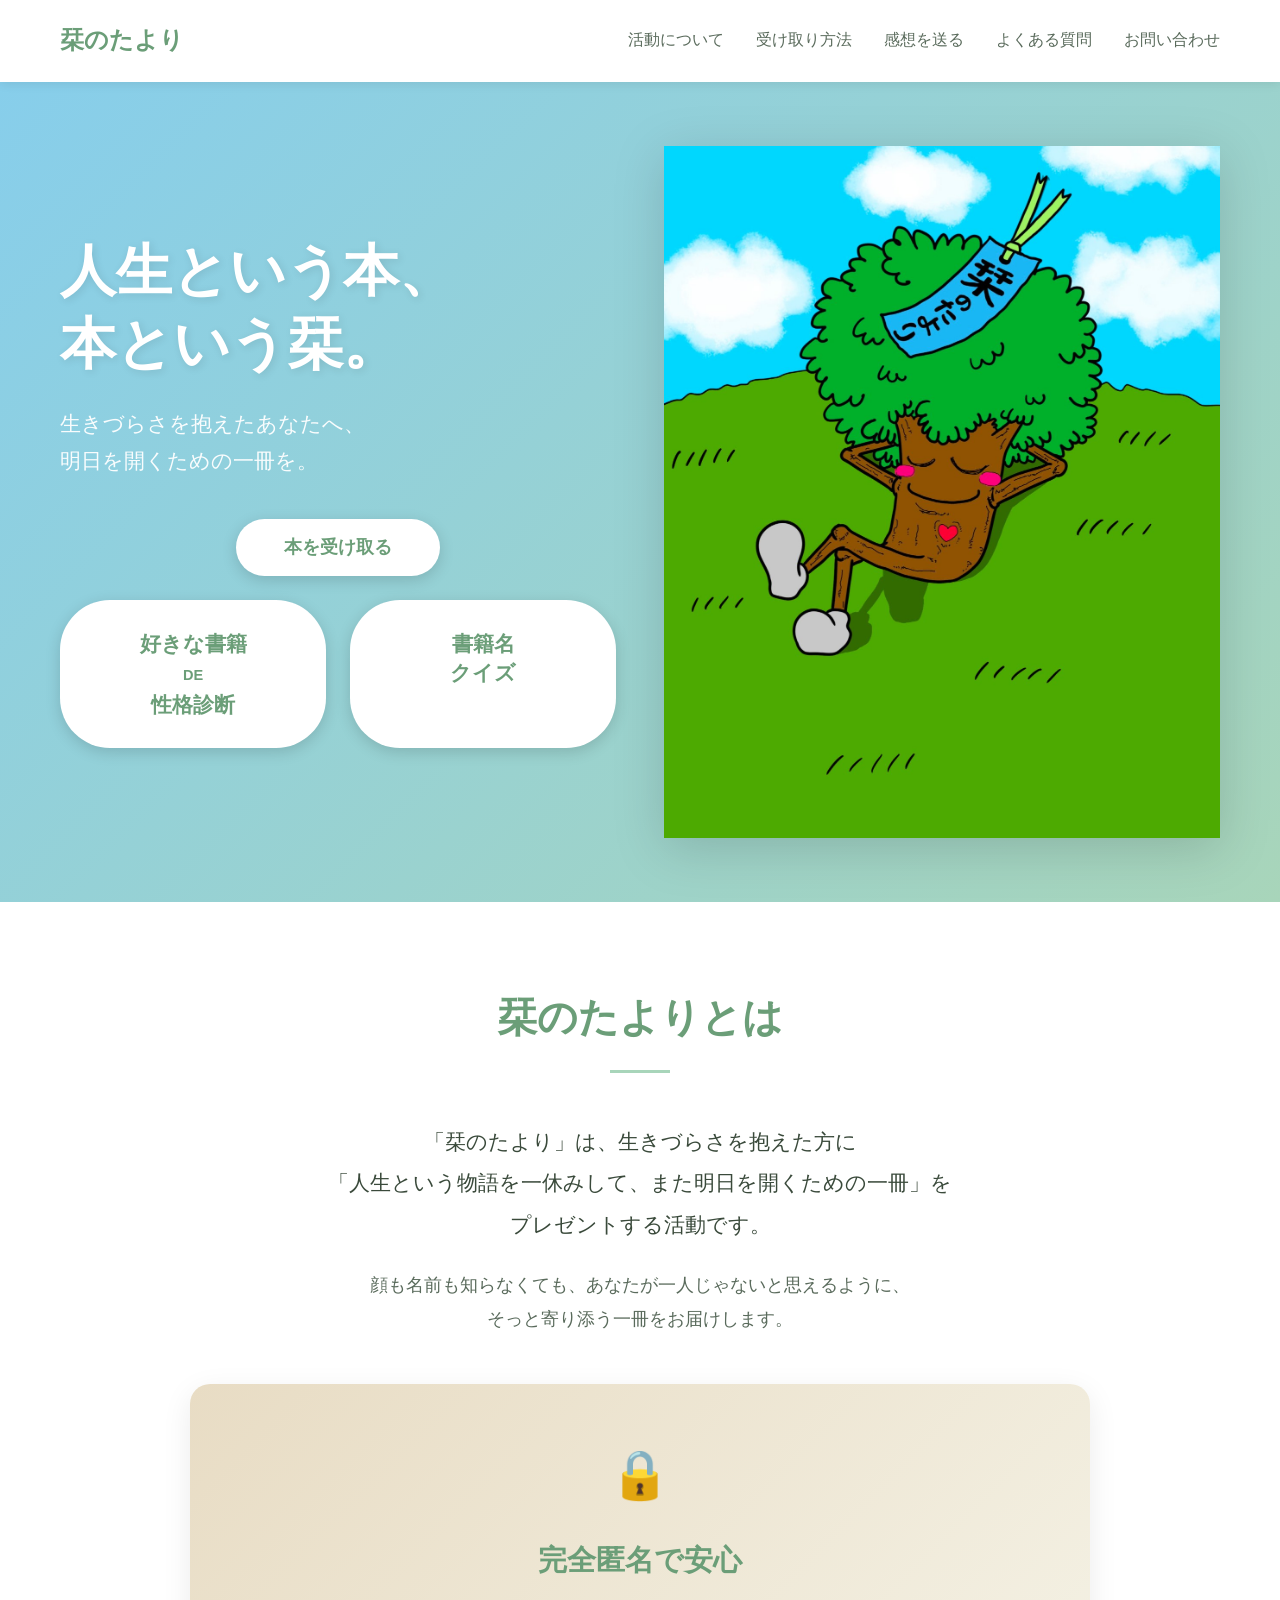
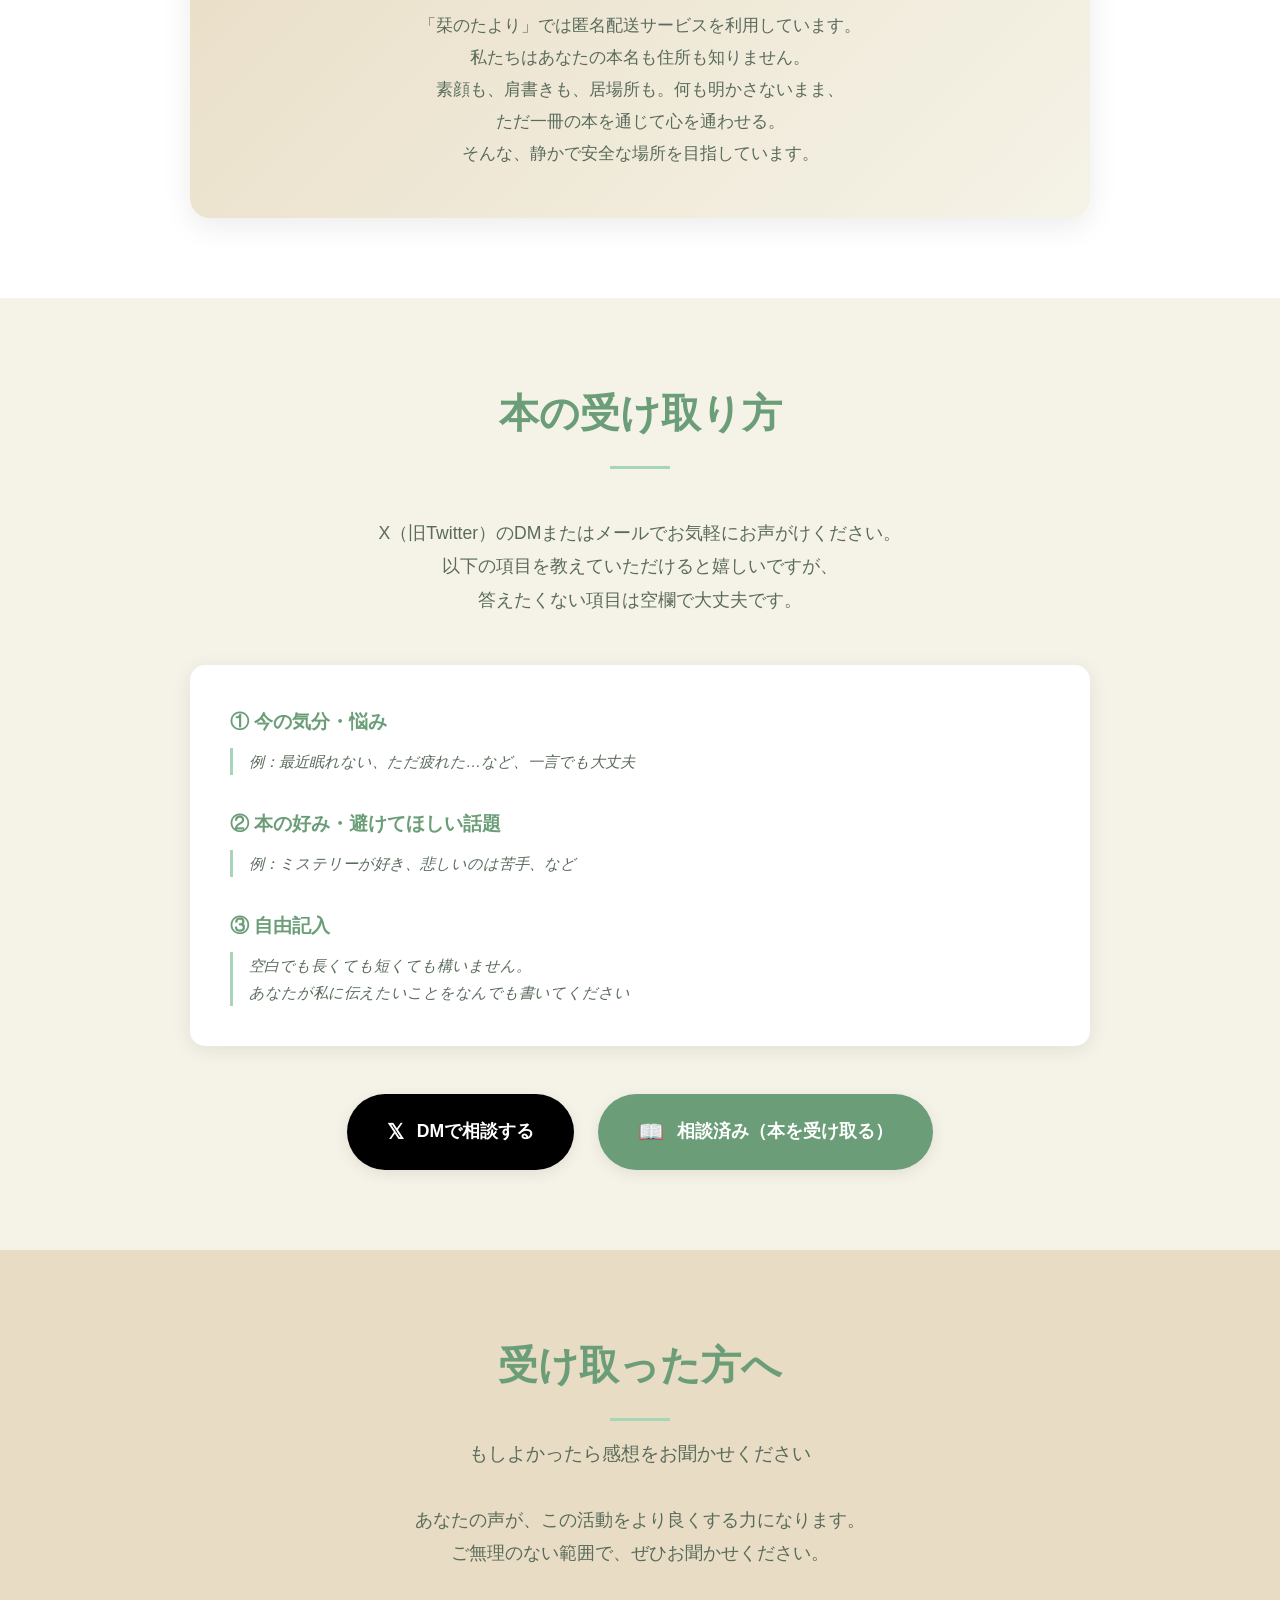
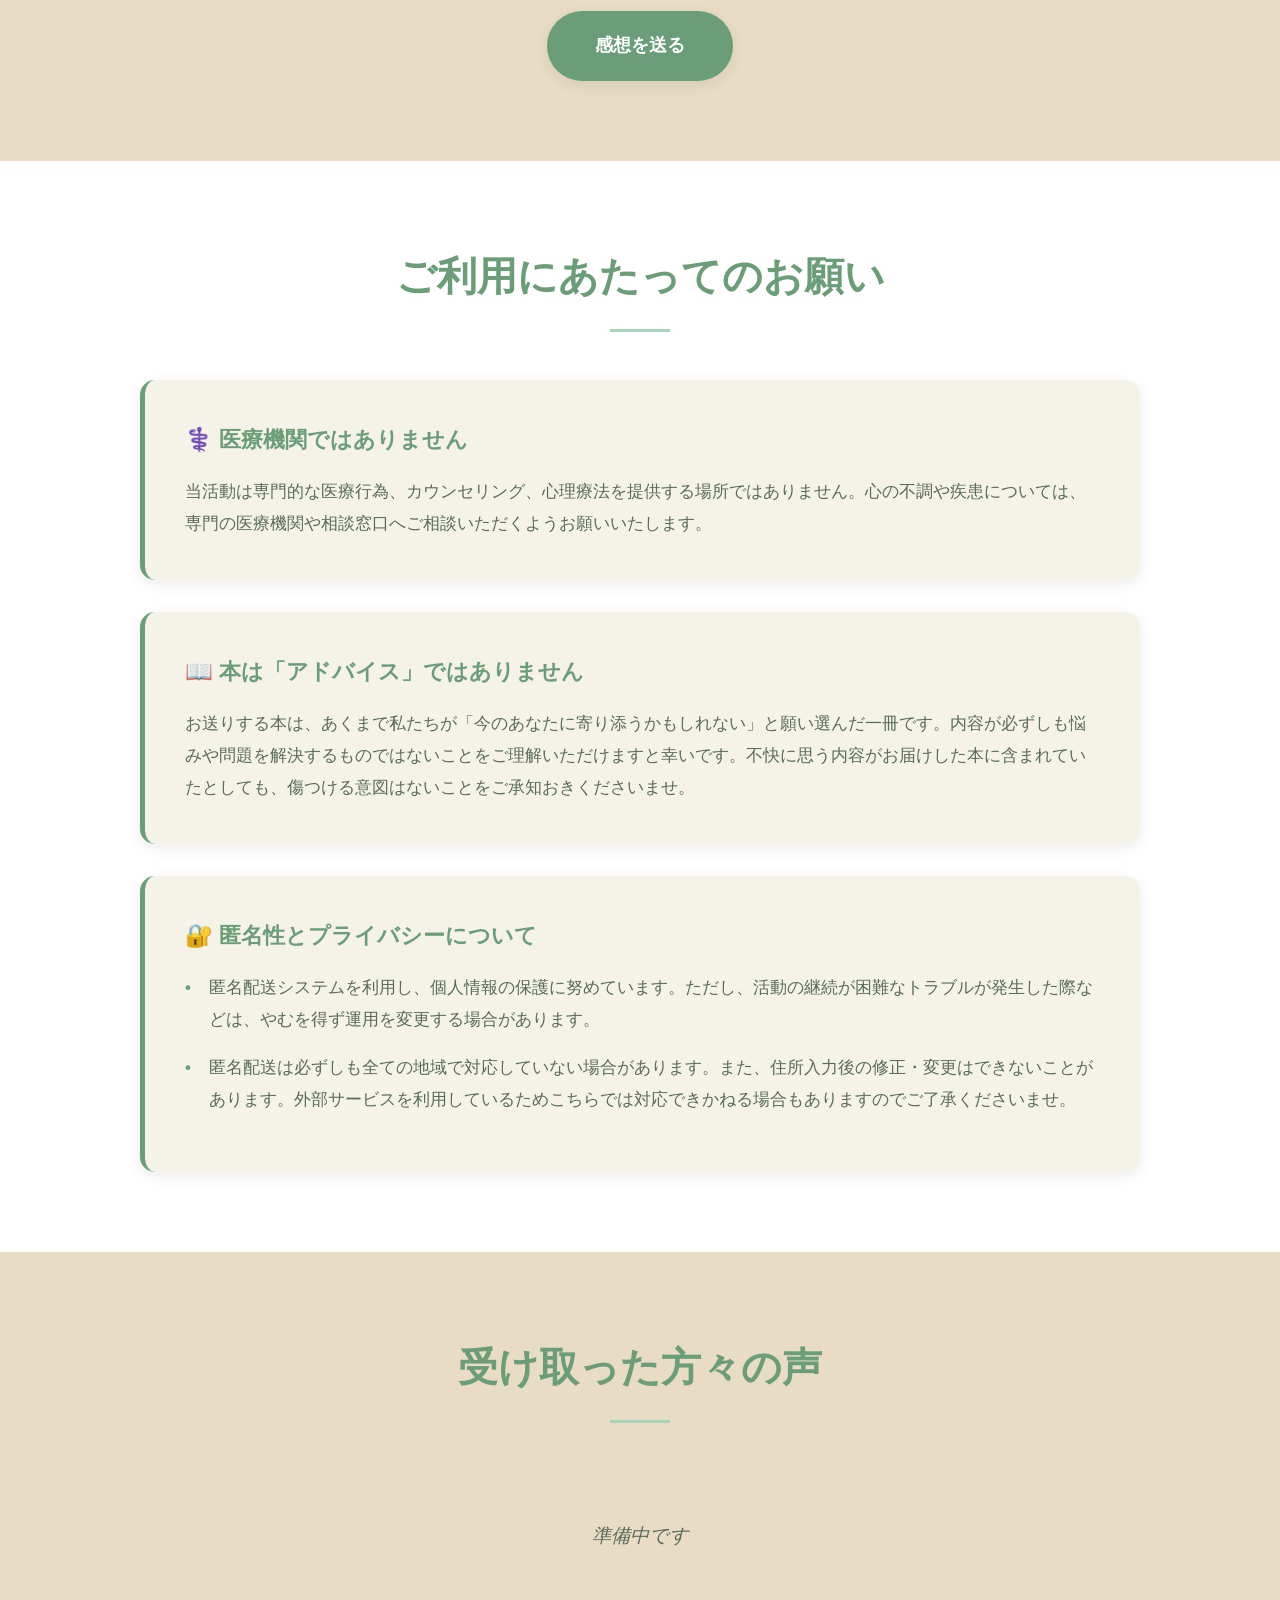
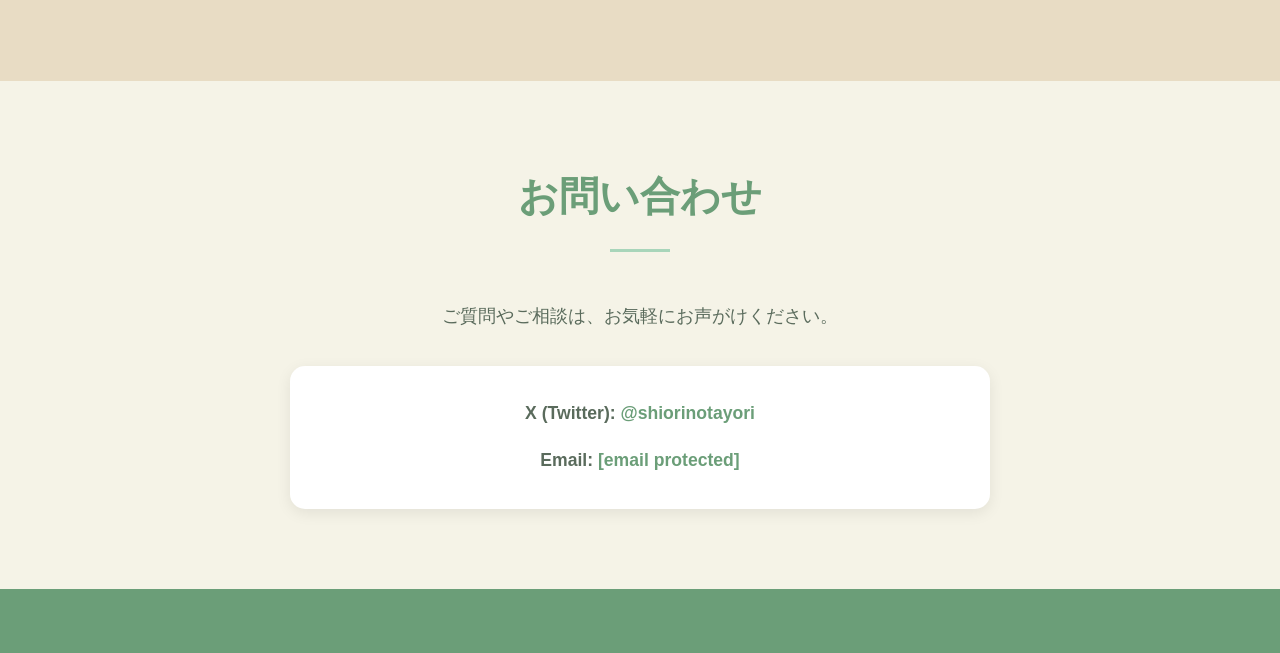
<file: index.html>
<!DOCTYPE html>
<html lang="ja">
<head>
    <meta charset="UTF-8">
    <meta name="viewport" content="width=device-width, initial-scale=1.0">
    <title>栞のたより - 生きづらさを抱えた方へ、心に寄り添う一冊を無償でプレゼント</title>
    <meta name="description" content="栞のたよりは、生きづらさを抱えた方に心に寄り添う本を無償でプレゼントする活動です。匿名配送で安心してご利用いただけます。顔も名前も知らなくても、一冊の本を通じて心を通わせる場所です。">
    <meta name="keywords" content="栞のたより,本,プレゼント,無料,生きづらさ,メンタルヘルス,匿名配送,読書,心のケア,ボランティア">
    <meta name="author" content="栞のたより">
    <link rel="canonical" href="https://shiorinotayori.github.io/shiorinotayori/">
    
    <!-- OGP（SNSシェア用）タグ -->
    <meta property="og:title" content="栞のたより - 生きづらさを抱えた方へ、心に寄り添う一冊を">
    <meta property="og:description" content="生きづらさを抱えた方に、心に寄り添う本を無償でプレゼントする活動です。匿名配送で安心してご利用いただけます。">
    <meta property="og:type" content="website">
    <meta property="og:url" content="https://shiorinotayori.github.io/shiorinotayori/">
    <meta property="og:site_name" content="栞のたより">
    
    <!-- Twitter Card -->
    <meta name="twitter:card" content="summary">
    <meta name="twitter:site" content="@shiorinotayori">
    <meta name="twitter:title" content="栞のたより - 生きづらさを抱えた方へ、心に寄り添う一冊を">
    <meta name="twitter:description" content="生きづらさを抱えた方に、心に寄り添う本を無償でプレゼントする活動です。">
    
    <link rel="stylesheet" href="style.css">
</head>
<body>
    <header>
        <nav>
            <div class="nav-container">
                <div class="logo">栞のたより</div>
                <ul class="nav-links">
                    <li><a href="#about">活動について</a></li>
                    <li><a href="#request">受け取り方法</a></li>
                    <li><a href="#feedback">感想を送る</a></li>
                    <li><a href="#faq">よくある質問</a></li>
                    <li><a href="#contact">お問い合わせ</a></li>
                </ul>
            </div>
        </nav>
    </header>

    <!-- ヒーローセクション -->
    <section class="hero">
        <div class="hero-content">
            <div class="hero-text">
                <h1 class="hero-title">人生という本、<br>本という栞。</h1>
                <p class="hero-subtitle">生きづらさを抱えたあなたへ、<br>明日を開くための一冊を。</p>
                <div class="hero-buttons">
                    <a href="request.html" class="cta-button">本を受け取る</a>
                    <div class="hero-buttons-row">
                        <a href="diagnosis.html" class="cta-button diagnosis-button">
                            好きな書籍<br>
                            <span class="de-text">DE</span><br>
                            性格診断
                        </a>
                        <a href="aozora-quiz/index.html" class="cta-button quiz-button">
                            書籍名<br>
                            クイズ
                        </a>
                    </div>
                </div>
            </div>
            <div class="hero-image">
                <img src="tayorin.png" alt="たよりん - 栞のたよりマスコットキャラクター" class="character">
            </div>
        </div>
    </section>

    <!-- 活動紹介 -->
    <section id="about" class="about">
        <div class="container">
            <h2 class="section-title">栞のたよりとは</h2>
            <div class="about-content">
                <p class="lead-text">
                    「栞のたより」は、生きづらさを抱えた方に<br>
                    「人生という物語を一休みして、また明日を開くための一冊」を<br>
                    プレゼントする活動です。
                </p>
                <p class="body-text">
                    顔も名前も知らなくても、あなたが一人じゃないと思えるように、<br>
                    そっと寄り添う一冊をお届けします。
                </p>
            </div>

            <div class="feature-box">
                <div class="feature-icon">🔒</div>
                <h3>完全匿名で安心</h3>
                <p>
                    「栞のたより」では匿名配送サービスを利用しています。<br>
                    私たちはあなたの本名も住所も知りません。<br>
                    素顔も、肩書きも、居場所も。何も明かさないまま、<br>
                    ただ一冊の本を通じて心を通わせる。<br>
                    そんな、静かで安全な場所を目指しています。
                </p>
            </div>
        </div>
    </section>

    <!-- 受け取り方法 -->
    <section id="request" class="request">
        <div class="container">
            <h2 class="section-title">本の受け取り方</h2>
            <div class="request-content">
                <p class="body-text">
                    X（旧Twitter）のDMまたはメールでお気軽にお声がけください。<br>
                    以下の項目を教えていただけると嬉しいですが、<br>
                    答えたくない項目は空欄で大丈夫です。
                </p>
                
                <div class="request-form-sample">
                    <div class="form-item">
                        <h4>① 今の気分・悩み</h4>
                        <p class="example">例：最近眠れない、ただ疲れた…など、一言でも大丈夫</p>
                    </div>
                    <div class="form-item">
                        <h4>② 本の好み・避けてほしい話題</h4>
                        <p class="example">例：ミステリーが好き、悲しいのは苦手、など</p>
                    </div>
                    <div class="form-item">
                        <h4>③ 自由記入</h4>
                        <p class="example">空白でも長くても短くても構いません。<br>あなたが私に伝えたいことをなんでも書いてください</p>
                    </div>
                </div>

                <div class="contact-buttons">
                    <a href="https://x.com/shiorinotayori" target="_blank" class="contact-btn twitter-btn">
                        <span class="btn-icon">𝕏</span>
                        <span>DMで相談する</span>
                    </a>
                    <a href="request.html" class="contact-btn request-btn">
                        <span class="btn-icon">📖</span>
                        <span>相談済み（本を受け取る）</span>
                    </a>
                </div>
            </div>
        </div>
    </section>

    <!-- 感想募集セクション -->
    <section id="feedback" class="feedback">
        <div class="container">
            <h2 class="section-title">受け取った方へ</h2>
            <p class="section-subtitle">もしよかったら感想をお聞かせください</p>
            
            <div class="feedback-content">
                <p class="body-text">
                    あなたの声が、この活動をより良くする力になります。<br>
                    ご無理のない範囲で、ぜひお聞かせください。
                </p>
                <a href="feedback.html" class="feedback-button">感想を送る</a>
            </div>
        </div>
    </section>

    <!-- よくある質問 -->
    <section id="faq" class="faq">
        <div class="container">
            <h2 class="section-title">ご利用にあたってのお願い</h2>
            
            <div class="notice-cards">
                <div class="notice-card">
                    <h3>⚕️ 医療機関ではありません</h3>
                    <p>
                        当活動は専門的な医療行為、カウンセリング、心理療法を提供する場所ではありません。心の不調や疾患については、専門の医療機関や相談窓口へご相談いただくようお願いいたします。
                    </p>
                </div>

                <div class="notice-card">
                    <h3>📖 本は「アドバイス」ではありません</h3>
                    <p>
                        お送りする本は、あくまで私たちが「今のあなたに寄り添うかもしれない」と願い選んだ一冊です。内容が必ずしも悩みや問題を解決するものではないことをご理解いただけますと幸いです。不快に思う内容がお届けした本に含まれていたとしても、傷つける意図はないことをご承知おきくださいませ。
                    </p>
                </div>

                <div class="notice-card">
                    <h3>🔐 匿名性とプライバシーについて</h3>
                    <ul>
                        <li>匿名配送システムを利用し、個人情報の保護に努めています。ただし、活動の継続が困難なトラブルが発生した際などは、やむを得ず運用を変更する場合があります。</li>
                        <li>匿名配送は必ずしも全ての地域で対応していない場合があります。また、住所入力後の修正・変更はできないことがあります。外部サービスを利用しているためこちらでは対応できかねる場合もありますのでご了承くださいませ。</li>
                    </ul>
                </div>
            </div>
        </div>
    </section>

    <!-- 感想セクション（準備中） -->
    <section class="reviews">
        <div class="container">
            <h2 class="section-title">受け取った方々の声</h2>
            <p class="coming-soon">準備中です</p>
        </div>
    </section>

    <!-- お問い合わせ -->
    <section id="contact" class="contact">
        <div class="container">
            <h2 class="section-title">お問い合わせ</h2>
            <div class="contact-info">
                <p class="body-text">ご質問やご相談は、お気軽にお声がけください。</p>
                <div class="contact-details">
                    <p><strong>X (Twitter):</strong> <a href="https://x.com/shiorinotayori" target="_blank">@shiorinotayori</a></p>
                    <p><strong>Email:</strong> <a href="/cdn-cgi/l/email-protection#d9aab1b0b6abb0b7b6adb8a0b6abb099beb4b8b0b5f7bab6b4"><span class="__cf_email__" data-cfemail="1c6f7475736e757273687d65736e755c7b717d7570327f7371">[email&#160;protected]</span></a></p>
                </div>
            </div>
        </div>
    </section>

    <footer>
        <div class="container">
</file>
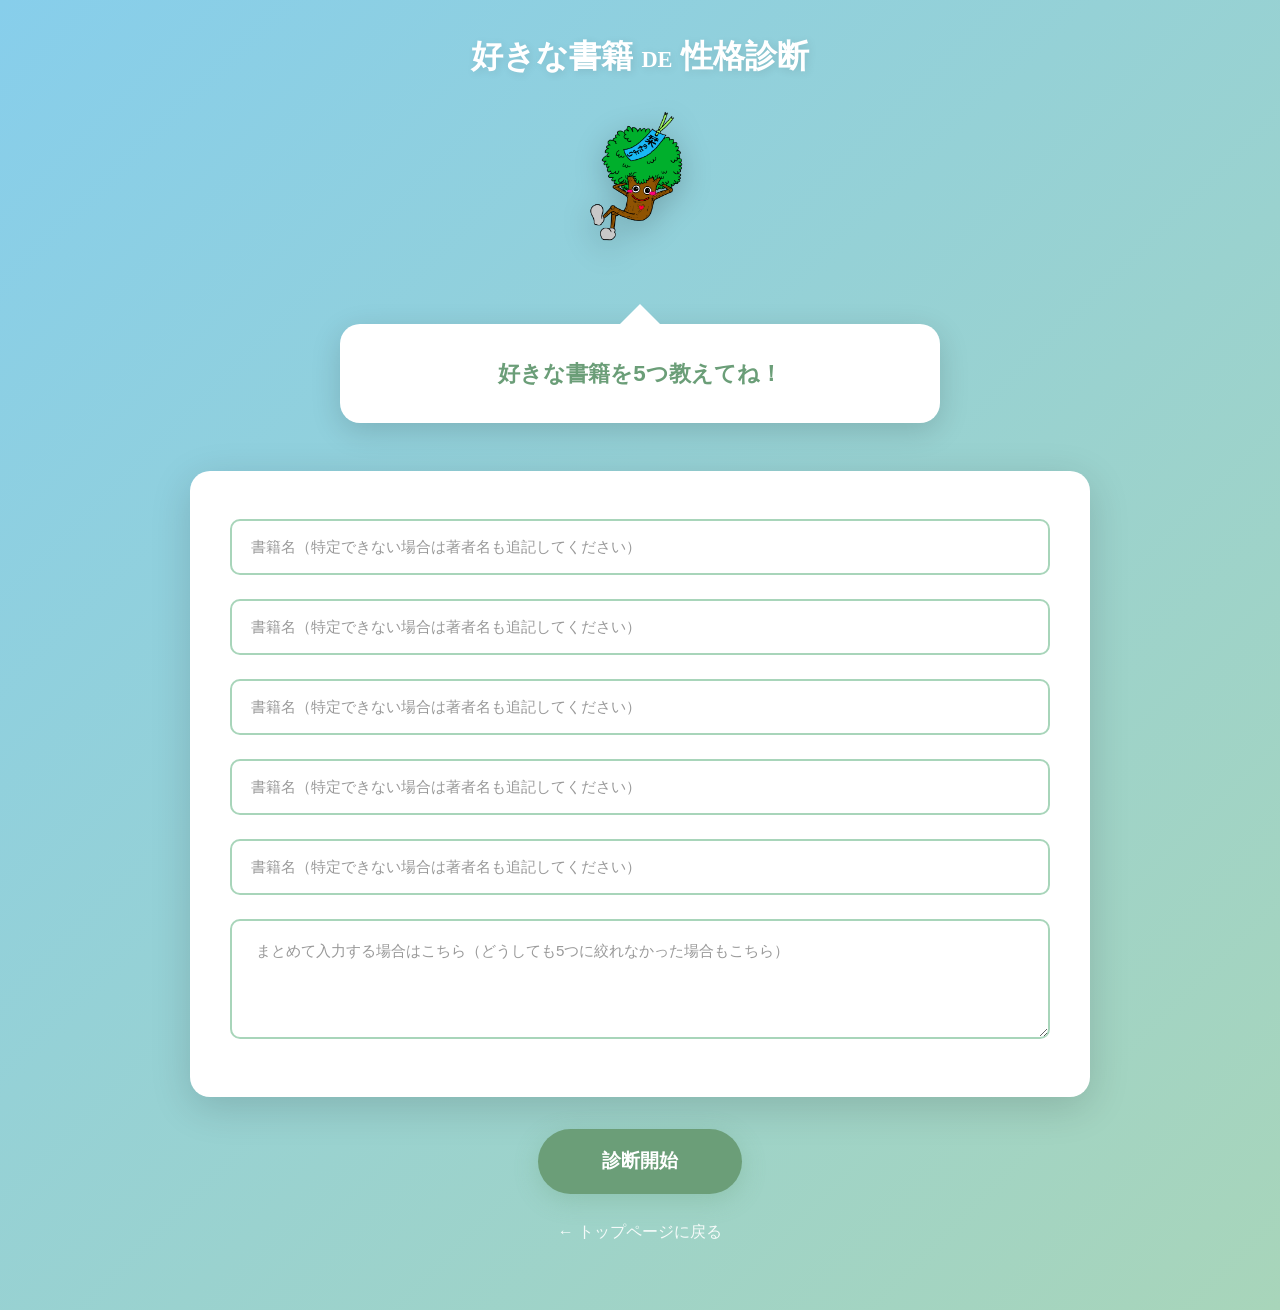
<file: diagnosis-chat.html>
<!DOCTYPE html>
<html lang="ja">
<head>
    <meta charset="UTF-8">
    <meta name="viewport" content="width=device-width, initial-scale=1.0">
    <title>好きな書籍DE性格診断 - 入力 - 栞のたより</title>
    <meta name="description" content="あなたの好きな書籍を教えてください。">
    <meta name="robots" content="noindex, nofollow">
    <link rel="stylesheet" href="style.css">
    <style>
        /* 診断入力ページ専用スタイル */
        .diagnosis-input-page {
            min-height: 100vh;
            background: linear-gradient(135deg, var(--sky-blue) 0%, var(--light-green) 100%);
            padding: 2rem 1rem 4rem;
        }

        .diagnosis-input-container {
            max-width: 900px;
            margin: 0 auto;
        }

        /* ヘッダー部分 */
        .diagnosis-header {
            text-align: center;
            margin-bottom: 2rem;
        }

        .diagnosis-header-title {
            font-size: 2rem;
            font-family: var(--font-title);
            color: var(--white);
            margin-bottom: 1.5rem;
            text-shadow: 2px 2px 8px rgba(0, 0, 0, 0.1);
            line-height: 1.5;
        }

        .diagnosis-header-title .de {
            font-size: 1.4rem;
            margin: 0 0.5rem;
        }

        /* たよりん（小さめ） */
        .tayorin-small-container {
            margin-bottom: 1.5rem;
            display: flex;
            justify-content: center;
        }

        .tayorin-small {
            max-width: 150px;
            width: 100%;
            height: auto;
            animation: floatTayorin 3s ease-in-out infinite;
            filter: drop-shadow(0 8px 15px rgba(0, 0, 0, 0.2));
        }

        @keyframes floatTayorin {
            0%, 100% {
                transform: translateY(0);
            }
            50% {
                transform: translateY(-15px);
            }
        }

        /* 吹き出し（質問） */
        .question-bubble {
            position: relative;
            background-color: var(--white);
            border-radius: 20px;
            padding: 2rem 2.5rem;
            margin: 0 auto 3rem;
            max-width: 600px;
            box-shadow: 0 8px 30px rgba(0, 0, 0, 0.15);
            text-align: center;
        }

        .question-bubble::before {
            content: '';
            position: absolute;
            top: -20px;
            left: 50%;
            transform: translateX(-50%);
            width: 0;
            height: 0;
            border-left: 20px solid transparent;
            border-right: 20px solid transparent;
            border-bottom: 20px solid var(--white);
        }

        .question-bubble p {
            font-size: 1.4rem;
            font-weight: 700;
            color: var(--primary-green);
            margin: 0;
            line-height: 1.6;
        }

        /* 入力フォーム */
        .book-input-form {
            background-color: var(--white);
            border-radius: 20px;
            padding: 3rem 2.5rem;
            box-shadow: 0 10px 40px rgba(0, 0, 0, 0.15);
            margin-bottom: 2rem;
        }

        .input-group {
            margin-bottom: 1.5rem;
        }

        .input-group:last-of-type {
            margin-bottom: 0;
        }

        .book-input {
            width: 100%;
            padding: 1rem 1.2rem;
            font-size: 1.05rem;
            border: 2px solid var(--light-green);
            border-radius: 10px;
            font-family: var(--font-main);
            transition: all 0.3s ease;
            box-sizing: border-box;
        }

        .book-input:focus {
            outline: none;
            border-color: var(--primary-green);
            box-shadow: 0 0 0 3px rgba(107, 158, 120, 0.1);
        }

        .book-input::placeholder {
            color: #999;
            font-size: 0.95rem;
        }

        /* 大きい入力欄 */
        .book-input-large {
            min-height: 120px;
            resize: vertical;
            padding: 1.2rem 1.5rem;
        }

        /* ボタンコンテナ */
        .button-container {
            text-align: center;
            margin-top: 2rem;
        }

        .submit-button {
            display: inline-block;
            background-color: var(--primary-green);
            color: var(--white);
            padding: 1.2rem 4rem;
            font-size: 1.2rem;
            font-weight: 700;
            text-decoration: none;
            border: none;
            border-radius: 50px;
            box-shadow: 0 6px 25px rgba(107, 158, 120, 0.3);
            transition: all 0.3s ease;
            cursor: pointer;
        }

        .submit-button:hover {
            transform: translateY(-3px);
            box-shadow: 0 8px 30px rgba(107, 158, 120, 0.4);
            background-color: #5a8767;
        }

        .submit-button:disabled {
            background-color: #ccc;
            cursor: not-allowed;
            box-shadow: none;
        }

        /* リンク */
        .back-link {
            display: inline-block;
            margin-top: 1.5rem;
            color: var(--white);
            text-decoration: none;
            font-size: 1rem;
            opacity: 0.9;
            transition: opacity 0.3s ease;
        }

        .back-link:hover {
            opacity: 1;
            text-decoration: underline;
        }

        /* レスポンシブ */
        @media (max-width: 768px) {
            .diagnosis-header-title {
                font-size: 1.6rem;
            }

            .diagnosis-header-title .de {
                font-size: 1.2rem;
            }

            .tayorin-small {
                max-width: 100px;
            }

            .question-bubble {
                padding: 1.5rem 2rem;
            }

            .question-bubble p {
                font-size: 1.2rem;
            }

            .book-input-form {
                padding: 2rem 1.5rem;
            }

            .book-input {
                font-size: 1rem;
            }

            .submit-button {
                padding: 1rem 3rem;
                font-size: 1.1rem;
            }
        }
    </style>
</head>
<body>
    <div class="diagnosis-input-page">
        <div class="diagnosis-input-container">
            <!-- ヘッダー -->
            <div class="diagnosis-header">
                <h1 class="diagnosis-header-title">
                    好きな書籍<span class="de">DE</span>性格診断
                </h1>
                <div class="tayorin-small-container">
                    <img src="tayorin_nobackground_.png" alt="たよりん" class="tayorin-small">
                </div>
            </div>

            <!-- 質問吹き出し -->
            <div class="question-bubble">
                <p>好きな書籍を5つ教えてね！</p>
            </div>

            <!-- 入力フォーム -->
            <div class="book-input-form">
                <form id="bookForm">
                    <div class="input-group">
                        <input 
                            type="text" 
                            class="book-input" 
                            id="book1" 
                            placeholder="書籍名（特定できない場合は著者名も追記してください）"
                        >
                    </div>
                    <div class="input-group">
                        <input 
                            type="text" 
                            class="book-input" 
                            id="book2" 
                            placeholder="書籍名（特定できない場合は著者名も追記してください）"
                        >
                    </div>
                    <div class="input-group">
                        <input 
                            type="text" 
                            class="book-input" 
                            id="book3" 
                            placeholder="書籍名（特定できない場合は著者名も追記してください）"
                        >
                    </div>
                    <div class="input-group">
                        <input 
                            type="text" 
                            class="book-input" 
                            id="book4" 
                            placeholder="書籍名（特定できない場合は著者名も追記してください）"
                        >
                    </div>
                    <div class="input-group">
                        <input 
                            type="text" 
                            class="book-input" 
                            id="book5" 
                            placeholder="書籍名（特定できない場合は著者名も追記してください）"
                        >
                    </div>
                    <div class="input-group">
                        <textarea 
                            class="book-input book-input-large" 
                            id="bookAll" 
                            placeholder="まとめて入力する場合はこちら（どうしても5つに絞れなかった場合もこちら）"
                        ></textarea>
                    </div>
                </form>
            </div>

            <!-- ボタン -->
            <div class="button-container">
                <button type="submit" form="bookForm" class="submit-button" id="submitBtn">
                    診断開始
                </button>
                <br>
                <a href="index.html" class="back-link">← トップページに戻る</a>
            </div>
        </div>
    </div>

    <script>
        // フォーム送信処理（次ページへのデータ引き継ぎ用）
        document.getElementById('bookForm').addEventListener('submit', function(e) {
            e.preventDefault();
            
            // 入力値を取得
            const books = [];
            for (let i = 1; i <= 5; i++) {
                const value = document.getElementById('book' + i).value.trim();
                if (value) {
                    books.push(value);
                }
            }
            
            const bookAll = document.getElementById('bookAll').value.trim();
            
            // バリデーション：いずれかの入力があるか確認
            if (books.length === 0 && !bookAll) {
                alert('少なくとも1つの書籍を入力してください。');
                return;
            }
            
            // データをローカルストレージに保存
            const bookData = {
                books: books,
                bookAll: bookAll,
                timestamp: new Date().toISOString()
            };
            
            localStorage.setItem('diagnosisBooks', JSON.stringify(bookData));
            
            // 次のページへ遷移
            window.location.href = 'diagnosis-result.html';
        });
    </script>
</body>
</html>
</file>
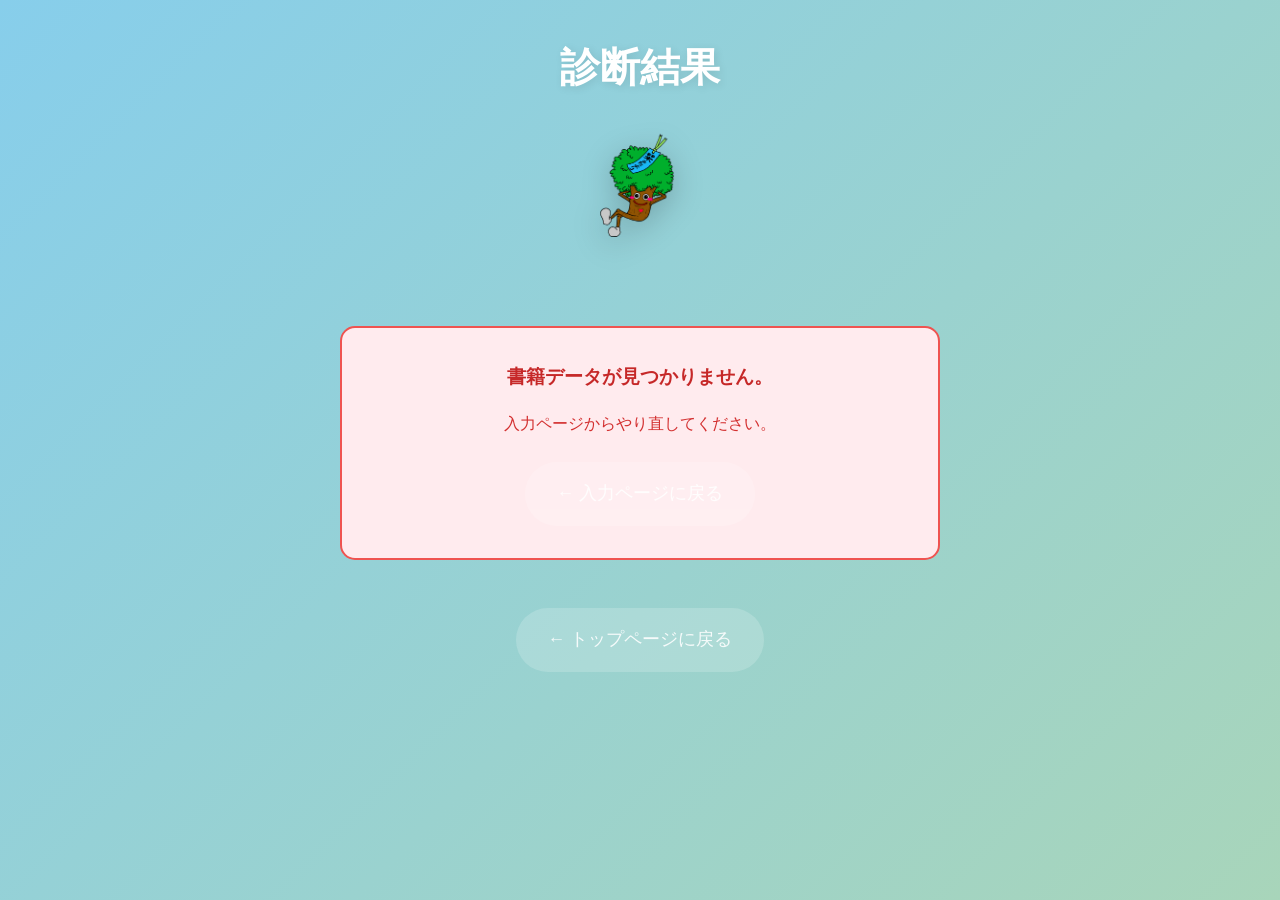
<file: diagnosis-result.html>
<!DOCTYPE html>
<html lang="ja">
<head>
    <meta charset="UTF-8">
    <meta name="viewport" content="width=device-width, initial-scale=1.0">
    <title>診断結果 - 好きな書籍DE性格診断 - 栞のたより</title>
    <meta name="description" content="あなたの性格診断結果">
    <meta name="robots" content="noindex, nofollow">
    <link rel="stylesheet" href="style.css">
    <link rel="stylesheet" href="diagnosis-result-style.css">
</head>
<body>
    <div class="diagnosis-result-page">
        <div class="diagnosis-result-container">
            <!-- ヘッダー -->
            <div class="result-header">
                <h1 class="result-header-title">診断結果</h1>
                <div class="tayorin-result-container">
                    <img src="tayorin_nobackground_.png" alt="たよりん" class="tayorin-result">
                </div>
            </div>

            <!-- ローディング -->
            <div id="loadingContainer" class="loading-container">
                <div class="loading-message">
                    <p>診断中です...<br>少々お待ちください</p>
                    <div class="spinner"></div>
                </div>
            </div>

            <!-- 結果表示エリア -->
            <div id="resultContent" class="result-content">
                
                <!-- 1. 選ばれた5冊 -->
                <div class="result-box">
                    <h2>選ばれた5冊</h2>
                    <div id="books-content" class="content-area"></div>
                </div>

                <!-- 2. 一言診断 -->
                <div class="result-box">
                    <div class="catchphrase">
                        <span style="font-size: 0.9em; display: block; margin-bottom: 0.5rem;">あなたは</span>
                        <span id="catchphrase-content"></span>
                    </div>
                </div>

                <!-- 3. 5冊の共通分析 -->
                <div class="result-box">
                    <h2>5冊の共通分析</h2>
                    <div id="analysis-content" class="content-area"></div>
                </div>

                <!-- 4. 性格プロファイル -->
                <div class="result-box">
                    <h2>性格プロファイル</h2>
                    <div id="profile-content" class="content-area"></div>
                </div>

                <!-- 5. 長所 -->
                <div class="result-box">
                    <h2>長所</h2>
                    <div id="strengths-content" class="content-area"></div>
                </div>

                <!-- 6. 短所 -->
                <div class="result-box">
                    <h2>短所（裏返しとして現れうる傾向）</h2>
                    <div id="weaknesses-content" class="content-area"></div>
                </div>

                <!-- 7. アドバイス -->
                <div class="result-box">
                    <h2>アドバイス</h2>
                    <div id="advice-content" class="content-area"></div>
                </div>

                <!-- 8. おすすめ本 -->
                <div class="result-box">
                    <h2>おすすめ本</h2>
                    <div id="recommendations-content" class="content-area"></div>
                </div>

            </div>

            <!-- ボタン -->
            <div class="button-container">
                <a href="index.html" class="back-link">← トップページに戻る</a>
            </div>
        </div>
    </div>

    <script src="diagnosis-result.js"></script>
</body>
</html>
</file>
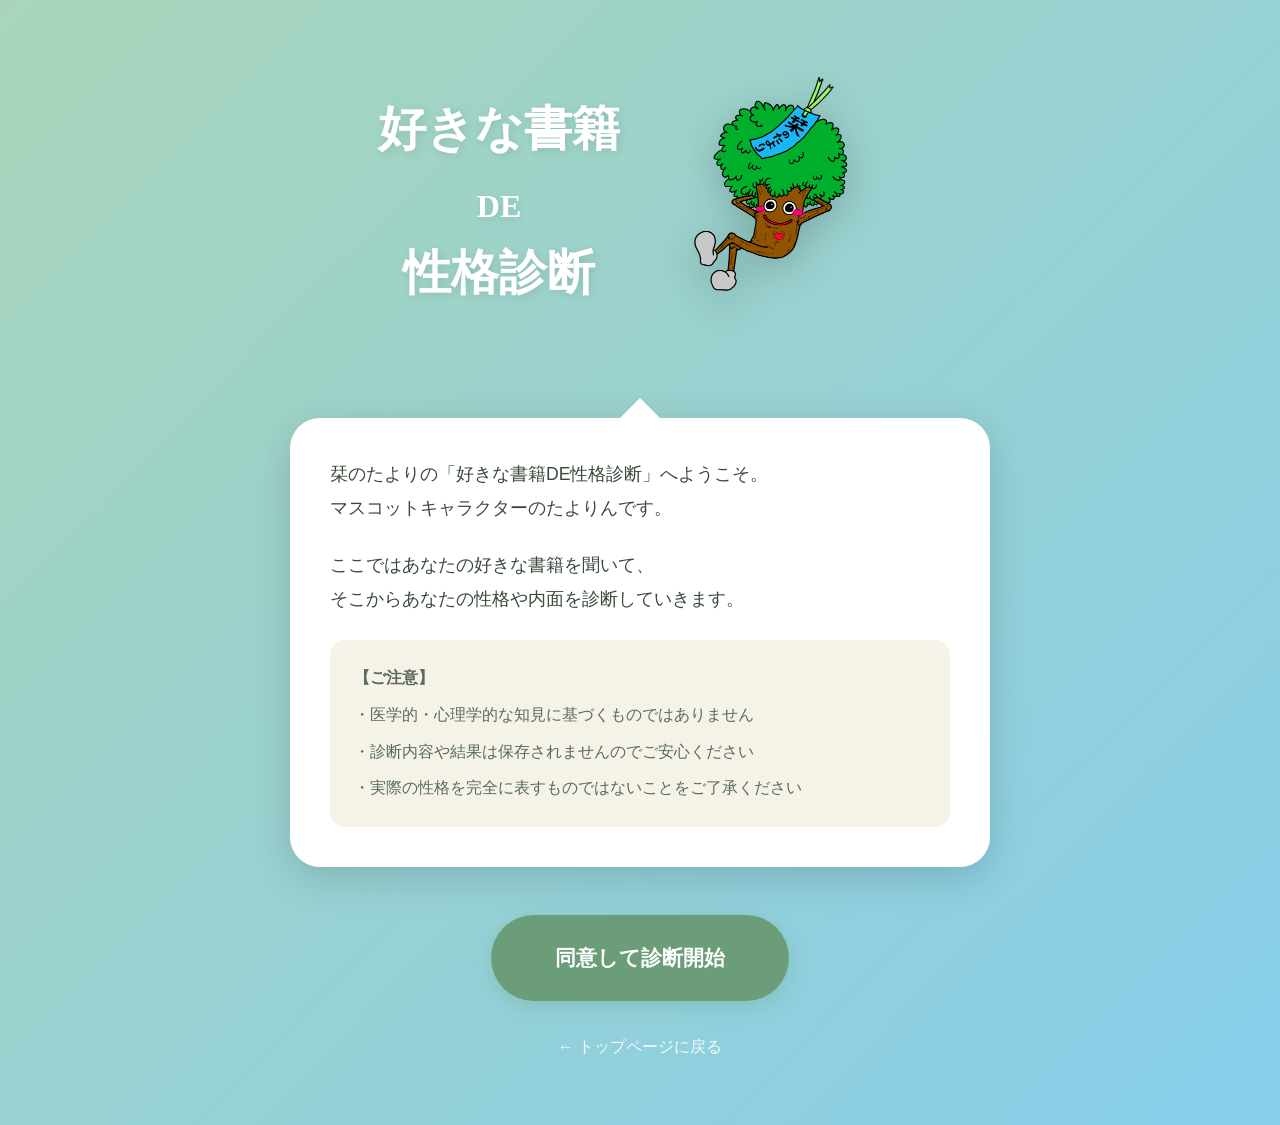
<file: diagnosis.html>
<!DOCTYPE html>
<html lang="ja">
<head>
    <meta charset="UTF-8">
    <meta name="viewport" content="width=device-width, initial-scale=1.0">
    <title>好きな書籍DE性格診断 - 栞のたより</title>
    <meta name="description" content="あなたの好きな書籍から性格や内面を診断します。エンターテイメント目的の楽しい診断です。">
    <meta name="robots" content="noindex, nofollow">
    <link rel="stylesheet" href="style.css">
    <style>
        /* 診断ページ専用スタイル */
        .diagnosis-page {
            min-height: 100vh;
            background: linear-gradient(135deg, var(--light-green) 0%, var(--sky-blue) 100%);
            padding: 4rem 0;
        }

        .diagnosis-container {
            max-width: 900px;
            margin: 0 auto;
            padding: 0 20px;
        }
        /* タイトルとたよりんを横並びに */
        .title-tayorin-wrapper {
            display: flex;
            align-items: center;
            justify-content: center;
            gap: 2rem;
            margin-bottom: 2rem;
        }

        .title-section {
            flex: 0 0 auto;
        }

        .diagnosis-title {
            font-size: 2.5rem;
            font-family: var(--font-title);
            color: var(--white);
            margin-bottom: 0;
            text-shadow: 2px 2px 8px rgba(0, 0, 0, 0.1);
            line-height: 1.5;
        }

        .diagnosis-title {
            font-size: 3rem;
            font-family: var(--font-title);
            color: var(--white);
            text-align: center;
            margin-bottom: 3rem;
            text-shadow: 2px 2px 8px rgba(0, 0, 0, 0.1);
            line-height: 1.5;
        }

        .diagnosis-title .de {
            font-size: 2rem;
            margin: 0 0.5rem;
        }

        /* たよりん */
        .tayorin-container {
            flex: 0 0 auto;
            margin-bottom: 0;
        }

        .tayorin-image {
            max-width: 250px;
            width: 100%;
            height: auto;
            animation: floatTayorin 3s ease-in-out infinite;
            filter: drop-shadow(0 10px 20px rgba(0, 0, 0, 0.2));
        }

        @keyframes float {
            0%, 100% {
                transform: translateY(0px);
            }
            50% {
                transform: translateY(-20px);
            }
        }

        /* 吹き出し */
        .speech-bubble {
            background-color: var(--white);
            padding: 2.5rem;
            border-radius: 30px;
            box-shadow: 0 10px 40px rgba(0, 0, 0, 0.15);
            position: relative;
            margin-bottom: 3rem;
            max-width: 700px;
            margin-left: auto;
            margin-right: auto;
        }

        .speech-bubble::before {
            content: '';
            position: absolute;
            top: -20px;
            left: 50%;
            transform: translateX(-50%);
            width: 0;
            height: 0;
            border-left: 20px solid transparent;
            border-right: 20px solid transparent;
            border-bottom: 20px solid var(--white);
        }

        .speech-bubble p {
            font-size: 1.1rem;
            line-height: 1.9;
            color: var(--text-dark);
            margin-bottom: 1.5rem;
        }

        .speech-bubble p:last-child {
            margin-bottom: 0;
        }

        .notice-list {
            background-color: var(--cream);
            padding: 1.5rem;
            border-radius: 15px;
            margin-top: 1.5rem;
        }

        .notice-list p {
            font-size: 1rem;
            line-height: 1.8;
            color: var(--text-medium);
            margin-bottom: 0.5rem;
        }

        .notice-list p:last-child {
            margin-bottom: 0;
        }

        /* 同意ボタン */
        .consent-button-container {
            text-align: center;
        }

        .consent-button {
            display: inline-block;
            background-color: var(--primary-green);
            color: var(--white);
            padding: 1.5rem 4rem;
            font-size: 1.3rem;
            font-weight: 700;
            text-decoration: none;
            border-radius: 50px;
            box-shadow: 0 6px 20px rgba(107, 158, 120, 0.3);
            transition: all 0.3s ease;
        }

        .consent-button:hover {
            background-color: #5a8767;
            transform: translateY(-3px);
            box-shadow: 0 8px 25px rgba(107, 158, 120, 0.4);
        }

        /* 戻るリンク */
        .back-link {
            display: block;
            text-align: center;
            margin-top: 2rem;
            color: var(--white);
            text-decoration: none;
            font-size: 1rem;
            opacity: 0.9;
            transition: opacity 0.3s ease;
        }

        .back-link:hover {
            opacity: 1;
            text-decoration: underline;
        }

        /* レスポンシブ */
        @media (max-width: 768px) {
            .title-tayorin-wrapper {
                flex-direction: column;
                gap: 1rem;
            }

            .diagnosis-title {
                font-size: 2rem;
            }

            .diagnosis-title .de {
                font-size: 1.4rem;
            }

            .tayorin-image {
                max-width: 180px;
            }

            .speech-bubble {
                padding: 2rem;
            }

            .speech-bubble p {
                font-size: 1rem;
            }

            .start-button {
                padding: 1.1rem 3rem;
                font-size: 1.1rem;
            }
        }
    </style>
</head>
<body>
    <div class="diagnosis-page">
        <div class="diagnosis-container">
            <!-- タイトルとたよりんを横並びに -->
            <div class="title-tayorin-wrapper">
                <div class="title-section">
                   <h1 class="diagnosis-title">
                        好きな書籍<br>
                        <span class="de">DE</span><br>
                        性格診断
                   </h1>
                </div>
                <div class="tayorin-container">
                    <img src="tayorin_nobackground_.png" alt="たよりん" class="tayorin-image">
                </div>
            </div>

            <!-- 吹き出し -->
            <div class="speech-bubble">
                <p>
                    栞のたよりの「好きな書籍DE性格診断」へようこそ。<br>
                    マスコットキャラクターのたよりんです。
                </p>
                <p>
                    ここではあなたの好きな書籍を聞いて、<br>
                    そこからあなたの性格や内面を診断していきます。
                </p>
                
                <div class="notice-list">
                    <p><strong>【ご注意】</strong></p>
                    <p>・医学的・心理学的な知見に基づくものではありません</p>
                    <p>・診断内容や結果は保存されませんのでご安心ください</p>
                    <p>・実際の性格を完全に表すものではないことをご了承ください</p>
                </div>
            </div>

            <!-- 同意ボタン -->
            <div class="consent-button-container">
                <a href="diagnosis-chat.html" class="consent-button">同意して診断開始</a>
            </div>

            <!-- 戻るリンク -->
            <a href="index.html" class="back-link">← トップページに戻る</a>
        </div>
    </div>
</body>
</html>
</file>
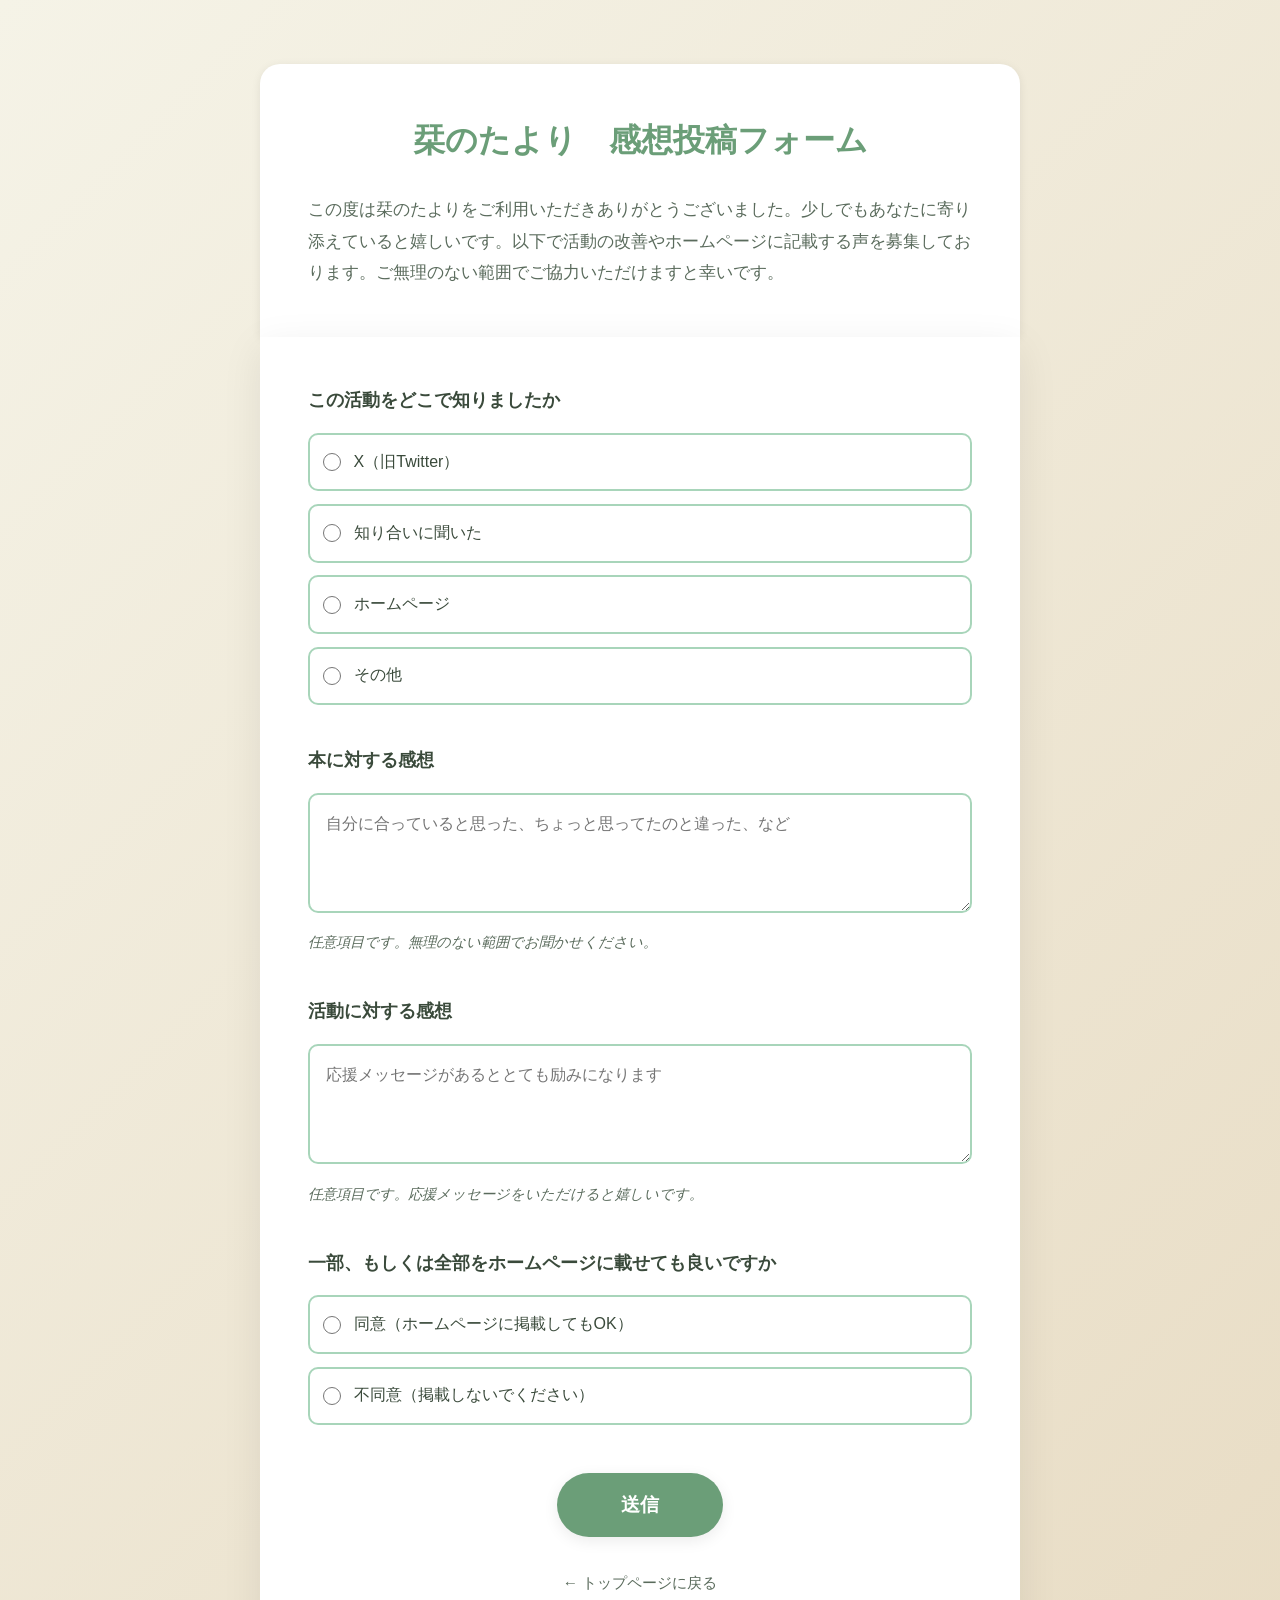
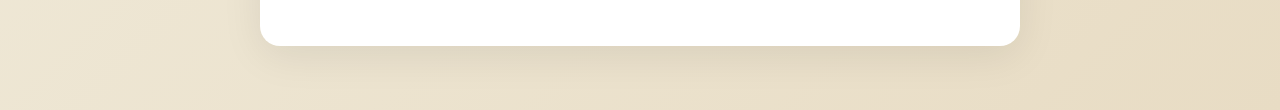
<file: feedback.html>
<!DOCTYPE html>
<html lang="ja">
<head>
    <meta charset="UTF-8">
    <meta name="viewport" content="width=device-width, initial-scale=1.0">
    <title>感想投稿フォーム - 栞のたより</title>
    <meta name="description" content="栞のたよりをご利用いただいた方からの感想を募集しています。">
    <meta name="robots" content="noindex, nofollow">
    <link rel="stylesheet" href="style.css">
    <style>
        /* 感想フォーム専用スタイル */
        .feedback-form-page {
            min-height: 100vh;
            background: linear-gradient(135deg, var(--cream) 0%, var(--warm-beige) 100%);
            padding: 4rem 0;
        }

        .feedback-form-container {
            max-width: 800px;
            margin: 0 auto;
            padding: 0 20px;
        }

        .form-header {
            background-color: var(--white);
            padding: 3rem;
            border-radius: 20px 20px 0 0;
            text-align: center;
            box-shadow: 0 2px 10px var(--soft-shadow);
        }

        .form-header h1 {
            font-size: 2rem;
            color: var(--primary-green);
            margin-bottom: 1.5rem;
            font-family: var(--font-title);
        }

        .form-description {
            font-size: 1.05rem;
            line-height: 1.9;
            color: var(--text-medium);
            text-align: left;
        }

        .form-body {
            background-color: var(--white);
            padding: 3rem;
            border-radius: 0 0 20px 20px;
            box-shadow: 0 10px 40px var(--soft-shadow);
        }

        .form-group {
            margin-bottom: 2.5rem;
        }

        .form-group:last-of-type {
            margin-bottom: 0;
        }

        .form-label {
            display: block;
            font-size: 1.1rem;
            font-weight: 700;
            color: var(--text-dark);
            margin-bottom: 1rem;
        }

        .form-label .required {
            color: #c00;
            font-size: 0.9rem;
            margin-left: 0.5rem;
        }

        .radio-group {
            display: flex;
            flex-direction: column;
            gap: 0.8rem;
        }

        .radio-option {
            display: flex;
            align-items: center;
            padding: 0.8rem;
            border: 2px solid var(--light-green);
            border-radius: 10px;
            cursor: pointer;
            transition: all 0.3s ease;
        }

        .radio-option:hover {
            background-color: var(--cream);
            border-color: var(--primary-green);
        }

        .radio-option input[type="radio"] {
            margin-right: 0.8rem;
            width: 18px;
            height: 18px;
            cursor: pointer;
        }

        .radio-option label {
            cursor: pointer;
            flex: 1;
        }

        .text-input {
            width: 100%;
            padding: 0.5rem;
            font-size: 1rem;
            border: 1px solid var(--light-green);
            border-radius: 5px;
            margin-top: 0.5rem;
            font-family: var(--font-main);
        }

        .textarea {
            width: 100%;
            min-height: 120px;
            padding: 1rem;
            font-size: 1rem;
            border: 2px solid var(--light-green);
            border-radius: 10px;
            resize: vertical;
            font-family: var(--font-main);
            line-height: 1.6;
        }

        .textarea:focus {
            outline: none;
            border-color: var(--primary-green);
        }

        .form-note {
            font-size: 0.9rem;
            color: var(--text-medium);
            margin-top: 0.5rem;
            font-style: italic;
        }

        .submit-section {
            margin-top: 3rem;
            text-align: center;
        }

        .submit-button {
            background-color: var(--primary-green);
            color: var(--white);
            padding: 1.2rem 4rem;
            font-size: 1.2rem;
            font-weight: 700;
            border: none;
            border-radius: 50px;
            cursor: pointer;
            box-shadow: 0 4px 15px var(--soft-shadow);
            transition: all 0.3s ease;
        }

        .submit-button:hover:not(:disabled) {
            background-color: #5a8767;
            transform: translateY(-3px);
            box-shadow: 0 6px 20px rgba(107, 158, 120, 0.3);
        }

        .submit-button:disabled {
            background-color: #ccc;
            cursor: not-allowed;
        }

        .back-link {
            display: inline-block;
            margin-top: 2rem;
            color: var(--text-medium);
            text-decoration: none;
            font-size: 0.95rem;
            transition: color 0.3s ease;
        }

        .back-link:hover {
            color: var(--primary-green);
        }

        /* 送信完了メッセージ */
        .success-message-container {
            display: none;
            background-color: var(--white);
            padding: 4rem 3rem;
            border-radius: 20px;
            text-align: center;
            box-shadow: 0 10px 40px var(--soft-shadow);
        }

        .success-message-container h2 {
            font-size: 2rem;
            color: var(--primary-green);
            margin-bottom: 1.5rem;
            font-family: var(--font-title);
        }

        .success-message-container p {
            font-size: 1.2rem;
            color: var(--text-medium);
            margin-bottom: 2rem;
        }

        @media (max-width: 768px) {
            .form-header,
            .form-body {
                padding: 2rem 1.5rem;
            }

            .form-header h1 {
                font-size: 1.6rem;
            }

            .submit-button {
                padding: 1rem 3rem;
                font-size: 1.1rem;
            }
        }
    </style>
</head>
<body>
    <div class="feedback-form-page">
        <div class="feedback-form-container">
            <!-- フォーム -->
            <div id="formContainer">
                <div class="form-header">
                    <h1>栞のたより　感想投稿フォーム</h1>
                    <p class="form-description">
                        この度は栞のたよりをご利用いただきありがとうございました。少しでもあなたに寄り添えていると嬉しいです。以下で活動の改善やホームページに記載する声を募集しております。ご無理のない範囲でご協力いただけますと幸いです。
                    </p>
                </div>

                <div class="form-body">
                    <form id="feedbackForm">
                        <!-- どこで知ったか -->
                        <div class="form-group">
                            <label class="form-label">この活動をどこで知りましたか</label>
                            <div class="radio-group">
                                <div class="radio-option">
                                    <input type="radio" name="source" value="X" id="source-x" required>
                                    <label for="source-x">X（旧Twitter）</label>
                                </div>
                                <div class="radio-option">
                                    <input type="radio" name="source" value="知り合いに聞いた" id="source-friend">
                                    <label for="source-friend">知り合いに聞いた</label>
                                </div>
                                <div class="radio-option">
                                    <input type="radio" name="source" value="ホームページ" id="source-website">
                                    <label for="source-website">ホームページ</label>
                                </div>
                                <div class="radio-option">
                                    <input type="radio" name="source" value="その他" id="source-other">
                                    <label for="source-other">その他</label>
                                </div>
                            </div>
                            <input 
                                type="text" 
                                id="sourceOther" 
                                class="text-input" 
                                placeholder="「その他」を選択した場合は具体的にお書きください"
                                style="display: none;"
                            >
                        </div>

                        <!-- 本への感想 -->
                        <div class="form-group">
                            <label class="form-label" for="bookFeedback">本に対する感想</label>
                            <textarea 
                                id="bookFeedback" 
                                class="textarea" 
                                placeholder="自分に合っていると思った、ちょっと思ってたのと違った、など"
                            ></textarea>
                            <p class="form-note">任意項目です。無理のない範囲でお聞かせください。</p>
                        </div>

                        <!-- 活動への感想 -->
                        <div class="form-group">
                            <label class="form-label" for="activityFeedback">活動に対する感想</label>
                            <textarea 
                                id="activityFeedback" 
                                class="textarea" 
                                placeholder="応援メッセージがあるととても励みになります"
                            ></textarea>
                            <p class="form-note">任意項目です。応援メッセージをいただけると嬉しいです。</p>
                        </div>

                        <!-- 掲載許可 -->
                        <div class="form-group">
                            <label class="form-label">一部、もしくは全部をホームページに載せても良いですか</label>
                            <div class="radio-group">
                                <div class="radio-option">
                                    <input type="radio" name="publishConsent" value="同意" id="consent-yes" required>
                                    <label for="consent-yes">同意（ホームページに掲載してもOK）</label>
                                </div>
                                <div class="radio-option">
                                    <input type="radio" name="publishConsent" value="不同意" id="consent-no">
                                    <label for="consent-no">不同意（掲載しないでください）</label>
                                </div>
                            </div>
                        </div>

                        <!-- 送信ボタン -->
                        <div class="submit-section">
                            <button type="submit" class="submit-button" id="submitButton">送信</button>
                            <br>
                            <a href="index.html" class="back-link">← トップページに戻る</a>
                        </div>
                    </form>
                </div>
            </div>

            <!-- 送信完了メッセージ -->
            <div id="successMessage" class="success-message-container">
                <h2>送信しました。</h2>
                <p>ご協力ありがとうございました。</p>
                <a href="index.html" class="cta-button">トップページに戻る</a>
            </div>
        </div>
    </div>

    <script src="feedback.js"></script>
</body>
</html>
</file>
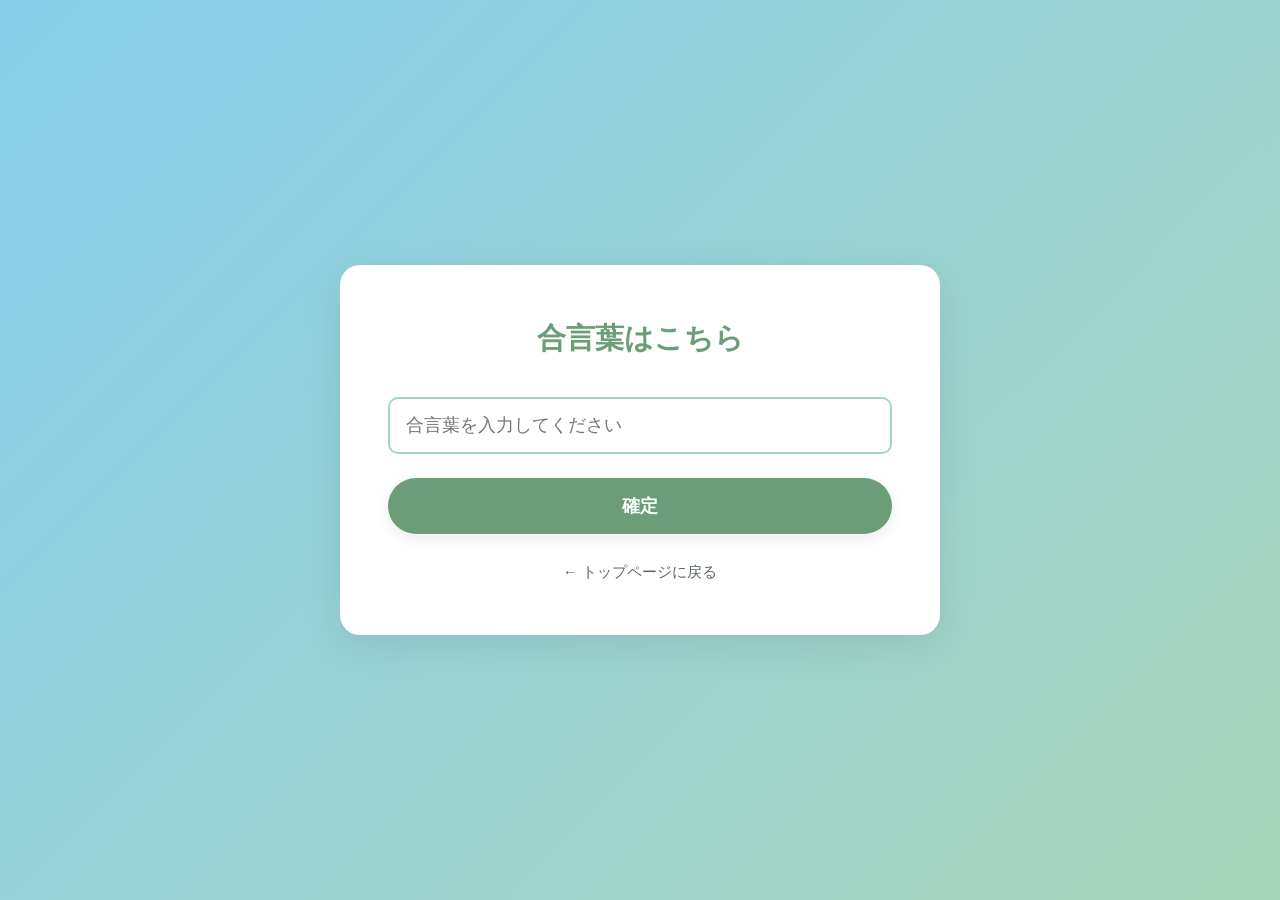
<file: request.html>
<!DOCTYPE html>
<html lang="ja">
<head>
    <meta charset="UTF-8">
    <meta name="viewport" content="width=device-width, initial-scale=1.0">
    <title>本を受け取る - 栞のたより</title>
    <meta name="description" content="栞のたよりで本を受け取るための合言葉入力ページです。合言葉を入力すると、匿名配送URLをご確認いただけます。">
    <meta name="robots" content="noindex, nofollow">
    <link rel="canonical" href="https://shiorinotayori.github.io/shiorinotayori/request.html">
    <link rel="stylesheet" href="style.css">
    <style>
        /* 合言葉ページ専用スタイル */
        .passphrase-page {
            min-height: 100vh;
            display: flex;
            align-items: center;
            justify-content: center;
            background: linear-gradient(135deg, var(--sky-blue) 0%, var(--light-green) 100%);
            padding: 2rem;
        }

        .passphrase-container {
            background-color: var(--white);
            padding: 3rem;
            border-radius: 20px;
            box-shadow: 0 10px 40px var(--soft-shadow);
            max-width: 600px;
            width: 100%;
            text-align: center;
        }

        .passphrase-title {
            font-size: 1.8rem;
            color: var(--primary-green);
            margin-bottom: 2rem;
            font-family: var(--font-title);
        }

        .passphrase-input {
            width: 100%;
            padding: 1rem;
            font-size: 1.1rem;
            border: 2px solid var(--light-green);
            border-radius: 10px;
            margin-bottom: 1.5rem;
            transition: border-color 0.3s ease;
            font-family: var(--font-main);
        }

        .passphrase-input:focus {
            outline: none;
            border-color: var(--primary-green);
        }

        .submit-button {
            width: 100%;
            padding: 1rem 2rem;
            font-size: 1.1rem;
            font-weight: 700;
            background-color: var(--primary-green);
            color: var(--white);
            border: none;
            border-radius: 50px;
            cursor: pointer;
            transition: all 0.3s ease;
            box-shadow: 0 4px 15px var(--soft-shadow);
        }

        .submit-button:hover {
            background-color: #5a8767;
            transform: translateY(-2px);
            box-shadow: 0 6px 20px rgba(107, 158, 120, 0.3);
        }

        .back-link {
            display: inline-block;
            margin-top: 1.5rem;
            color: var(--text-medium);
            text-decoration: none;
            font-size: 0.95rem;
            transition: color 0.3s ease;
        }

        .back-link:hover {
            color: var(--primary-green);
        }

        /* 結果表示エリア */
        #result {
            display: none;
            margin-top: 2rem;
        }

        .success-message {
            background: linear-gradient(135deg, var(--light-green), var(--warm-beige));
            padding: 2.5rem;
            border-radius: 15px;
            margin-bottom: 1.5rem;
        }

        .success-message h2 {
            color: var(--primary-green);
            font-size: 1.5rem;
            margin-bottom: 1.5rem;
            font-family: var(--font-title);
        }

        .book-info {
            background-color: var(--white);
            padding: 1.5rem;
            border-radius: 10px;
            margin-bottom: 1.5rem;
        }

        .book-title {
            font-size: 1.2rem;
            color: var(--text-dark);
            margin: 0;
        }

        .book-title strong {
            color: var(--primary-green);
            font-size: 1.3rem;
        }

        .url-container {
            background-color: var(--white);
            padding: 1.5rem;
            border-radius: 10px;
            margin-bottom: 1rem;
            text-align: center;
        }

        .delivery-button {
            display: inline-block;
            color: var(--white);
            font-weight: 700;
            font-size: 1.2rem;
            text-decoration: none;
            padding: 1.2rem 3rem;
            background: linear-gradient(135deg, var(--primary-green), var(--light-green));
            border-radius: 50px;
            transition: all 0.3s ease;
            box-shadow: 0 4px 15px rgba(107, 158, 120, 0.3);
        }

        .delivery-button:hover {
            transform: translateY(-3px);
            box-shadow: 0 6px 20px rgba(107, 158, 120, 0.4);
        }

        .instruction {
            font-size: 0.95rem;
            color: var(--text-medium);
            margin-top: 1rem;
            margin-bottom: 0.5rem;
        }

        .warning {
            font-size: 1.1rem;
            color: #d32f2f;
            font-weight: 700;
            margin-top: 1rem;
            padding: 0.8rem;
            background-color: #fff3e0;
            border-radius: 10px;
            border: 2px solid #ff9800;
        }

        .message {
            padding: 1.5rem;
            border-radius: 10px;
            margin-top: 1rem;
        }

        .message.error {
            background-color: #ffe5e5;
            color: #c00;
            border: 2px solid #ffc0c0;
        }

        @media (max-width: 480px) {
            .passphrase-container {
                padding: 2rem 1.5rem;
            }

            .passphrase-title {
                font-size: 1.5rem;
            }
        }
    </style>
</head>
<body>
    <div class="passphrase-page">
        <div class="passphrase-container">
            <h1 class="passphrase-title" id="passphraseTitle">合言葉はこちら</h1>
            
            <form id="passphraseForm">
                <input 
                    type="text" 
                    id="passphraseInput" 
                    class="passphrase-input" 
                    placeholder="合言葉を入力してください"
                    required
                >
                <button type="submit" class="submit-button">確定</button>
            </form>

            <!-- 結果表示エリア -->
            <div id="result"></div>

            <a href="index.html" class="back-link">← トップページに戻る</a>
        </div>
    </div>

    <script src="request.js"></script>
</body>
</html>
</file>
<file: style.css>
/* リセットとベース設定 */
* {
    margin: 0;
    padding: 0;
    box-sizing: border-box;
}

:root {
    /* カラーパレット - たよりんと調和する落ち着いた色 */
    --primary-green: #6B9E78;
    --light-green: #A8D5BA;
    --sky-blue: #87CEEB;
    --cream: #F5F3E7;
    --warm-beige: #E8DCC4;
    --text-dark: #3A4A3B;
    --text-medium: #5A6B5C;
    --white: #FFFFFF;
    --soft-shadow: rgba(0, 0, 0, 0.08);
    
    /* フォント設定 */
    --font-main: -apple-system, BlinkMacSystemFont, "Segoe UI", "Hiragino Sans", "Hiragino Kaku Gothic ProN", Meiryo, sans-serif;
    --font-title: "游明朝", "Yu Mincho", YuMincho, serif;
}

html {
    scroll-behavior: smooth;
}

body {
    font-family: var(--font-main);
    color: var(--text-dark);
    background-color: var(--cream);
    line-height: 1.8;
    font-size: 16px;
}

.container {
    max-width: 1200px;
    margin: 0 auto;
    padding: 0 20px;
}

/* ヘッダー・ナビゲーション */
header {
    background-color: var(--white);
    box-shadow: 0 2px 10px var(--soft-shadow);
    position: sticky;
    top: 0;
    z-index: 1000;
}

.nav-container {
    max-width: 1200px;
    margin: 0 auto;
    padding: 1.2rem 20px;
    display: flex;
    justify-content: space-between;
    align-items: center;
}

.logo {
    font-size: 1.5rem;
    font-weight: 700;
    color: var(--primary-green);
    font-family: var(--font-title);
}

.nav-links {
    display: flex;
    list-style: none;
    gap: 2rem;
}

.nav-links a {
    color: var(--text-medium);
    text-decoration: none;
    font-weight: 500;
    transition: color 0.3s ease;
}

.nav-links a:hover {
    color: var(--primary-green);
}

/* ヒーローセクション */
.hero {
    background: linear-gradient(135deg, var(--sky-blue) 0%, var(--light-green) 100%);
    padding: 4rem 0;
    min-height: 85vh;
    display: flex;
    align-items: center;
}

.hero-content {
    max-width: 1200px;
    margin: 0 auto;
    padding: 0 20px;
    display: grid;
    grid-template-columns: 1fr 1fr;
    gap: 3rem;
    align-items: center;
}

.hero-text {
    animation: fadeInUp 1s ease-out;
}

.hero-title {
    font-size: 3.5rem;
    font-family: var(--font-title);
    color: var(--white);
    line-height: 1.3;
    margin-bottom: 1.5rem;
    text-shadow: 2px 2px 8px rgba(0, 0, 0, 0.1);
}

.hero-subtitle {
    font-size: 1.3rem;
    color: var(--white);
    margin-bottom: 2.5rem;
    line-height: 1.8;
    opacity: 0.95;
}

/* ヒーローボタンコンテナ */
.hero-buttons {
    display: flex;
    flex-direction: column;
    gap: 1.5rem;
    align-items: center;
    width: 100%;
    max-width: 600px;
}

/* ボタンを横並びにするコンテナ */
.hero-buttons-row {
    display: flex;
    gap: 1.5rem;
    width: 100%;
    justify-content: center;
}

.cta-button {
    display: inline-block;
    background-color: var(--white);
    color: var(--primary-green);
    padding: 1rem 3rem;
    font-size: 1.1rem;
    font-weight: 700;
    text-decoration: none;
    border-radius: 50px;
    box-shadow: 0 4px 15px rgba(0, 0, 0, 0.15);
    transition: all 0.3s ease;
    text-align: center;
    line-height: 1.4;
}

.cta-button.secondary {
    background-color: rgba(255, 255, 255, 0.9);
    font-size: 1rem;
    padding: 1rem 2.5rem;
}

.cta-button:hover {
    transform: translateY(-3px);
    box-shadow: 0 6px 20px rgba(0, 0, 0, 0.2);
}

/* 性格診断ボタン（横幅70%） */
.cta-button.diagnosis-button {
    padding: 1.8rem 2rem;
    font-size: 1.3rem;
    min-width: 0;
    width: 100%;
    flex: 1;
}

/* クイズボタン（診断と同じサイズ） */
.cta-button.quiz-button {
    padding: 1.8rem 2rem;
    font-size: 1.3rem;
    min-width: 0;
    width: 100%;
    flex: 1;
}

.de-text {
    font-size: 0.7em;
    margin: 0.3rem 0;
    display: inline-block;
}

.hero-image {
    display: flex;
    justify-content: center;
    align-items: center;
}

.character {
    max-width: 100%;
    height: auto;
    filter: drop-shadow(0 10px 25px rgba(0, 0, 0, 0.15));
    animation: float 3s ease-in-out infinite;
}

/* 浮遊アニメーション */
@keyframes float {
    0%, 100% {
        transform: translateY(0);
    }
    50% {
        transform: translateY(-20px);
    }
}

@keyframes fadeInUp {
    from {
        opacity: 0;
        transform: translateY(30px);
    }
    to {
        opacity: 1;
        transform: translateY(0);
    }
}

/* セクション共通スタイル */
section {
    padding: 5rem 0;
}

.section-title {
    font-size: 2.5rem;
    font-family: var(--font-title);
    color: var(--primary-green);
    text-align: center;
    margin-bottom: 3rem;
    position: relative;
}

.section-title::after {
    content: '';
    display: block;
    width: 60px;
    height: 3px;
    background-color: var(--light-green);
    margin: 1rem auto 0;
}

/* 活動紹介セクション */
.about {
    background-color: var(--white);
}

.about-content {
    text-align: center;
    max-width: 800px;
    margin: 0 auto 3rem;
}

.lead-text {
    font-size: 1.3rem;
    line-height: 2;
    color: var(--text-dark);
    margin-bottom: 1.5rem;
    font-weight: 500;
}

.body-text {
    font-size: 1.1rem;
    line-height: 1.9;
    color: var(--text-medium);
}

.feature-box {
    background: linear-gradient(135deg, var(--warm-beige), var(--cream));
    padding: 3rem;
    border-radius: 20px;
    max-width: 900px;
    margin: 0 auto;
    box-shadow: 0 8px 30px var(--soft-shadow);
}

.feature-icon {
    font-size: 3rem;
    text-align: center;
    margin-bottom: 1rem;
}

.feature-box h3 {
    font-size: 1.8rem;
    color: var(--primary-green);
    text-align: center;
    margin-bottom: 1.5rem;
    font-family: var(--font-title);
}

.feature-box p {
    font-size: 1.05rem;
    line-height: 1.9;
    text-align: center;
    color: var(--text-medium);
}

/* 受け取り方法セクション */
.request {
    background-color: var(--cream);
}

.request-content {
    max-width: 900px;
    margin: 0 auto;
}

.request-content .body-text {
    text-align: center;
    margin-bottom: 3rem;
}

.request-form-sample {
    background-color: var(--white);
    padding: 2.5rem;
    border-radius: 15px;
    box-shadow: 0 4px 20px var(--soft-shadow);
    margin-bottom: 3rem;
}

.form-item {
    margin-bottom: 2rem;
}

.form-item:last-child {
    margin-bottom: 0;
}

.form-item h4 {
    font-size: 1.2rem;
    color: var(--primary-green);
    margin-bottom: 0.5rem;
    font-weight: 700;
}

.example {
    font-size: 0.95rem;
    color: var(--text-medium);
    font-style: italic;
    padding-left: 1rem;
    border-left: 3px solid var(--light-green);
}

.contact-buttons {
    display: flex;
    gap: 1.5rem;
    justify-content: center;
    flex-wrap: wrap;
}

.contact-btn {
    display: flex;
    align-items: center;
    gap: 0.8rem;
    padding: 1.2rem 2.5rem;
    border-radius: 50px;
    text-decoration: none;
    font-weight: 700;
    font-size: 1.1rem;
    transition: all 0.3s ease;
    box-shadow: 0 4px 15px var(--soft-shadow);
}

.twitter-btn {
    background-color: #000000;
    color: var(--white);
}

.twitter-btn:hover {
    background-color: #333333;
    transform: translateY(-3px);
    box-shadow: 0 6px 20px rgba(0, 0, 0, 0.2);
}

.request-btn {
    background-color: var(--primary-green);
    color: var(--white);
}

.request-btn:hover {
    background-color: #5a8767;
    transform: translateY(-3px);
    box-shadow: 0 6px 20px rgba(107, 158, 120, 0.3);
}

.email-btn {
    background-color: var(--primary-green);
    color: var(--white);
}

.email-btn:hover {
    background-color: #5a8767;
    transform: translateY(-3px);
    box-shadow: 0 6px 20px rgba(107, 158, 120, 0.3);
}

.btn-icon {
    font-size: 1.3rem;
}

/* 感想セクション */
.feedback {
    background-color: var(--warm-beige);
}

.section-subtitle {
    text-align: center;
    font-size: 1.2rem;
    color: var(--text-medium);
    margin-top: -2rem;
    margin-bottom: 2rem;
}

.feedback-content {
    max-width: 700px;
    margin: 0 auto;
    text-align: center;
}

.feedback-content .body-text {
    margin-bottom: 2.5rem;
}

.feedback-button {
    display: inline-block;
    background-color: var(--primary-green);
    color: var(--white);
    padding: 1.2rem 3rem;
    font-size: 1.1rem;
    font-weight: 700;
    text-decoration: none;
    border-radius: 50px;
    box-shadow: 0 4px 15px var(--soft-shadow);
    transition: all 0.3s ease;
}

.feedback-button:hover {
    background-color: #5a8767;
    transform: translateY(-3px);
    box-shadow: 0 6px 20px rgba(107, 158, 120, 0.3);
}

/* FAQ・お願いセクション */
.faq {
    background-color: var(--white);
}

.notice-cards {
    display: grid;
    gap: 2rem;
    max-width: 1000px;
    margin: 0 auto;
}

.notice-card {
    background-color: var(--cream);
    padding: 2.5rem;
    border-radius: 15px;
    border-left: 5px solid var(--primary-green);
    box-shadow: 0 4px 15px var(--soft-shadow);
}

.notice-card h3 {
    font-size: 1.4rem;
    color: var(--primary-green);
    margin-bottom: 1rem;
    font-weight: 700;
}

.notice-card p, .notice-card li {
    font-size: 1.05rem;
    line-height: 1.9;
    color: var(--text-medium);
}

.notice-card ul {
    list-style: none;
    padding-left: 0;
}

.notice-card li {
    padding-left: 1.5rem;
    position: relative;
    margin-bottom: 1rem;
}

.notice-card li::before {
    content: '•';
    color: var(--primary-green);
    font-weight: bold;
    position: absolute;
    left: 0;
}

/* 感想セクション */
.reviews {
    background-color: var(--warm-beige);
}

.coming-soon {
    text-align: center;
    font-size: 1.2rem;
    color: var(--text-medium);
    font-style: italic;
    padding: 3rem 0;
}

/* お問い合わせセクション */
.contact {
    background-color: var(--cream);
}

.contact-info {
    max-width: 700px;
    margin: 0 auto;
    text-align: center;
}

.contact-info .body-text {
    margin-bottom: 2rem;
}

.contact-details {
    background-color: var(--white);
    padding: 2rem;
    border-radius: 15px;
    box-shadow: 0 4px 15px var(--soft-shadow);
}

.contact-details p {
    font-size: 1.1rem;
    margin-bottom: 1rem;
    color: var(--text-medium);
}

.contact-details p:last-child {
    margin-bottom: 0;
}

.contact-details a {
    color: var(--primary-green);
    text-decoration: none;
    font-weight: 600;
    transition: color 0.3s ease;
}

.contact-details a:hover {
    color: var(--light-green);
    text-decoration: underline;
}

/* フッター */
footer {
    background-color: var(--primary-green);
    color: var(--white);
    padding: 2rem 0;
    text-align: center;
}

footer p {
    margin-bottom: 0.5rem;
}

.footer-character {
    font-size: 0.95rem;
    opacity: 0.9;
}

/* レスポンシブデザイン */
@media (max-width: 768px) {
    .nav-links {
        gap: 1rem;
        font-size: 0.9rem;
    }
    
    .hero {
        padding: 2rem 0;
        min-height: auto;
    }
    
    .hero-content {
        grid-template-columns: 1fr;
        gap: 2rem;
    }
    
    .hero-title {
        font-size: 2.2rem;
    }
    
    .hero-subtitle {
        font-size: 1.1rem;
    }
    
    /* ボタンを縦並びに */
    .hero-buttons-row {
        flex-direction: column;
        gap: 1rem;
    }
    
    .section-title {
        font-size: 2rem;
    }
    
    .lead-text {
        font-size: 1.1rem;
    }
    
    .contact-buttons {
        flex-direction: column;
        align-items: stretch;
    }
    
    .contact-btn {
        justify-content: center;
    }
    
    .feature-box,
    .request-form-sample,
    .notice-card {
        padding: 2rem 1.5rem;
    }
}

@media (max-width: 480px) {
    .logo {
        font-size: 1.2rem;
    }
    
    .nav-links {
        gap: 0.5rem;
        font-size: 0.8rem;
    }
    
    .hero-title {
        font-size: 1.8rem;
    }
    
    .section-title {
        font-size: 1.7rem;
    }
    
    section {
        padding: 3rem 0;
    }
}
</file>
<file: diagnosis-result-style.css>
/* 診断結果ページ専用スタイル */
.diagnosis-result-page {
    min-height: 100vh;
    background: linear-gradient(135deg, var(--sky-blue) 0%, var(--light-green) 100%);
    padding: 2rem 1rem 4rem;
}

.diagnosis-result-container {
    max-width: 900px;
    margin: 0 auto;
}

/* ヘッダー */
.result-header {
    text-align: center;
    margin-bottom: 3rem;
    opacity: 0;
    animation: fadeInDown 1s ease-out forwards;
}

@keyframes fadeInDown {
    from {
        opacity: 0;
        transform: translateY(-30px);
    }
    to {
        opacity: 1;
        transform: translateY(0);
    }
}

.result-header-title {
    font-size: 2.5rem;
    font-family: var(--font-title);
    color: var(--white);
    margin-bottom: 1.5rem;
    text-shadow: 2px 2px 8px rgba(0, 0, 0, 0.1);
}

/* たよりん */
.tayorin-result-container {
    margin-bottom: 2rem;
    display: flex;
    justify-content: center;
}

.tayorin-result {
    max-width: 120px;
    width: 100%;
    height: auto;
    animation: floatTayorin 3s ease-in-out infinite;
    filter: drop-shadow(0 8px 15px rgba(0, 0, 0, 0.2));
}

@keyframes floatTayorin {
    0%, 100% {
        transform: translateY(0);
    }
    50% {
        transform: translateY(-15px);
    }
}

/* ローディング */
.loading-container {
    text-align: center;
    padding: 3rem 2rem;
    opacity: 0;
    animation: fadeIn 0.5s ease-out 0.5s forwards;
}

@keyframes fadeIn {
    from {
        opacity: 0;
    }
    to {
        opacity: 1;
    }
}

.loading-message {
    background-color: var(--white);
    border-radius: 20px;
    padding: 2rem;
    margin: 0 auto;
    max-width: 500px;
    box-shadow: 0 8px 30px rgba(0, 0, 0, 0.15);
}

.loading-message p {
    font-size: 1.2rem;
    color: var(--primary-green);
    margin-bottom: 1.5rem;
}

.spinner {
    width: 50px;
    height: 50px;
    border: 4px solid var(--light-green);
    border-top: 4px solid var(--primary-green);
    border-radius: 50%;
    animation: spin 1s linear infinite;
    margin: 0 auto;
}

@keyframes spin {
    0% { transform: rotate(0deg); }
    100% { transform: rotate(360deg); }
}

/* 結果表示エリア */
.result-content {
    display: none;
    opacity: 0;
    animation: fadeInUp 1s ease-out forwards;
}

.result-content.show {
    display: block;
}

@keyframes fadeInUp {
    from {
        opacity: 0;
        transform: translateY(30px);
    }
    to {
        opacity: 1;
        transform: translateY(0);
    }
}

/* 結果ボックス */
.result-box {
    background-color: var(--white);
    border-radius: 20px;
    padding: 3rem;
    box-shadow: 0 10px 40px rgba(0, 0, 0, 0.15);
    margin-bottom: 2rem;
}

.result-box h2 {
    font-size: 1.8rem;
    color: var(--primary-green);
    margin-bottom: 1.5rem;
    font-family: var(--font-title);
    border-bottom: 3px solid var(--light-green);
    padding-bottom: 0.5rem;
}

/* コンテンツエリア */
.content-area {
    font-size: 1.05rem;
    line-height: 1.9;
    color: var(--text-dark);
}

.content-area p {
    margin-bottom: 1.2rem;
}

.content-area ul {
    list-style: none;
    padding: 0;
    margin: 1rem 0;
}

.content-area li {
    padding: 0.8rem 0;
    padding-left: 2rem;
    position: relative;
    line-height: 1.8;
}

.content-area li::before {
    content: '📖';
    position: absolute;
    left: 0;
    font-size: 1.2rem;
}

/* 一言診断（特別強調） */
.catchphrase {
    background: linear-gradient(135deg, var(--primary-green), var(--light-green));
    color: var(--white);
    font-size: 1.5rem;
    font-weight: 700;
    padding: 2rem;
    border-radius: 15px;
    text-align: center;
    box-shadow: 0 8px 25px rgba(107, 158, 120, 0.3);
    line-height: 1.8;
}

/* エラー表示 */
.error-message {
    background-color: #ffebee;
    border: 2px solid #ef5350;
    border-radius: 15px;
    padding: 2rem;
    margin: 2rem auto;
    max-width: 600px;
    text-align: center;
}

.error-message h3 {
    color: #c62828;
    margin-bottom: 1rem;
}

.error-message p {
    color: #d32f2f;
    margin-bottom: 1.5rem;
}

/* ボタン */
.button-container {
    text-align: center;
    margin-top: 3rem;
}

.back-link {
    display: inline-block;
    color: var(--white);
    text-decoration: none;
    font-size: 1.1rem;
    opacity: 0.9;
    transition: opacity 0.3s ease;
    padding: 1rem 2rem;
    background-color: rgba(255, 255, 255, 0.2);
    border-radius: 50px;
}

.back-link:hover {
    opacity: 1;
    background-color: rgba(255, 255, 255, 0.3);
}

/* レスポンシブ */
@media (max-width: 768px) {
    .result-header-title {
        font-size: 2rem;
    }

    .result-box {
        padding: 2rem 1.5rem;
    }

    .result-box h2 {
        font-size: 1.5rem;
    }

    .catchphrase {
        font-size: 1.2rem;
        padding: 1.5rem;
    }

    .content-area {
        font-size: 1rem;
    }
}
</file>
